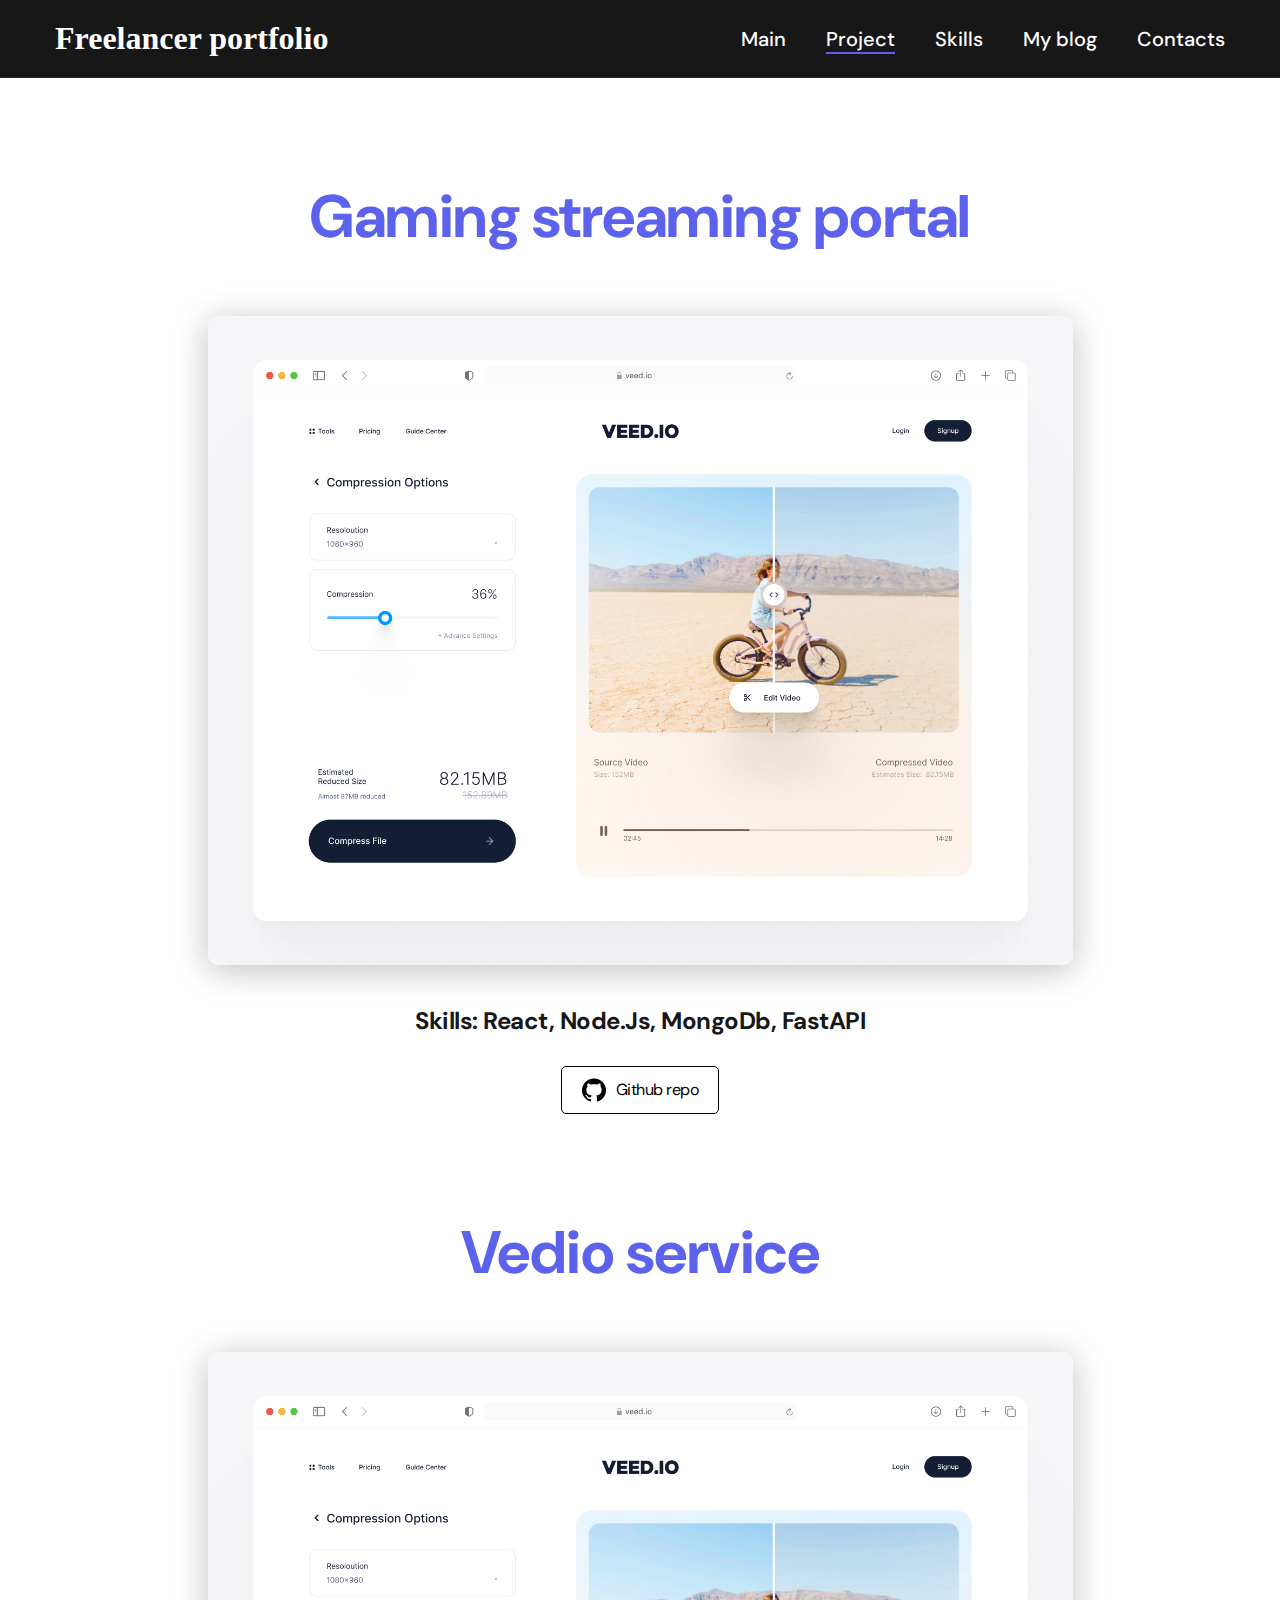
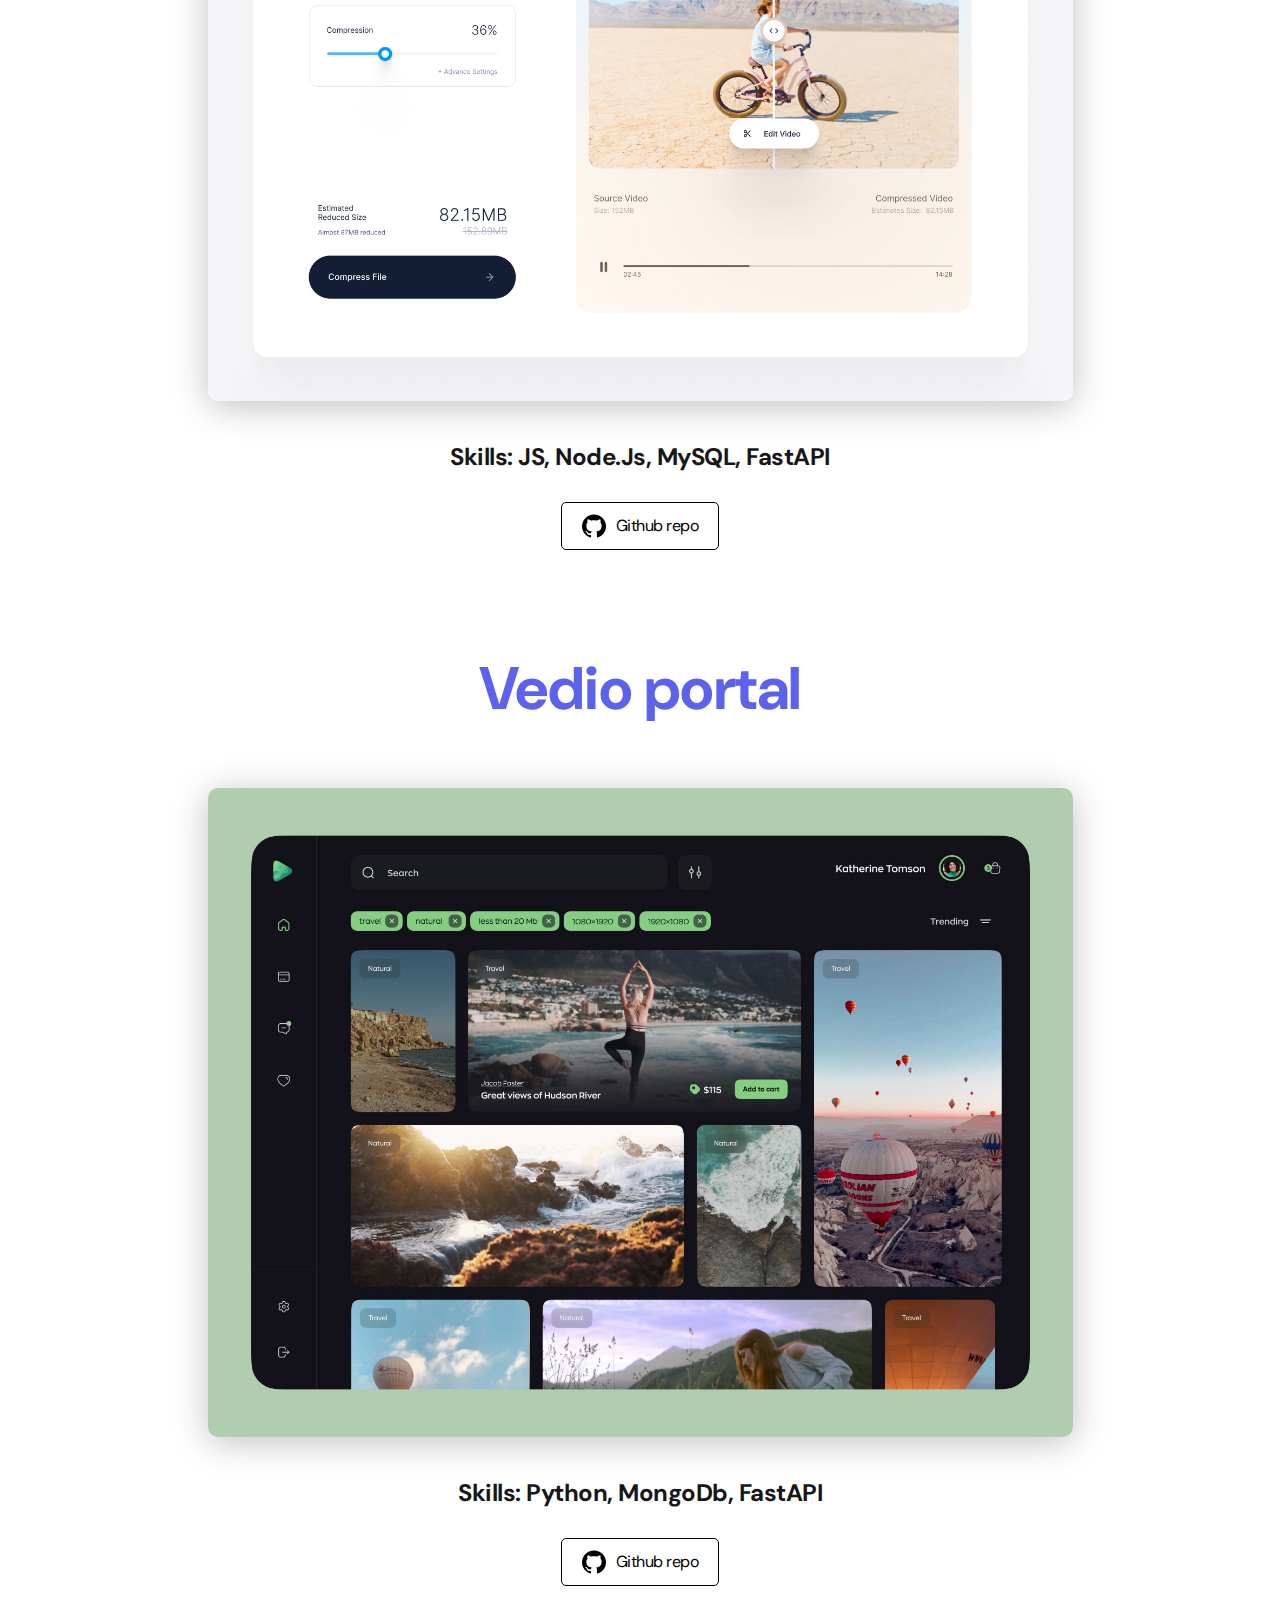
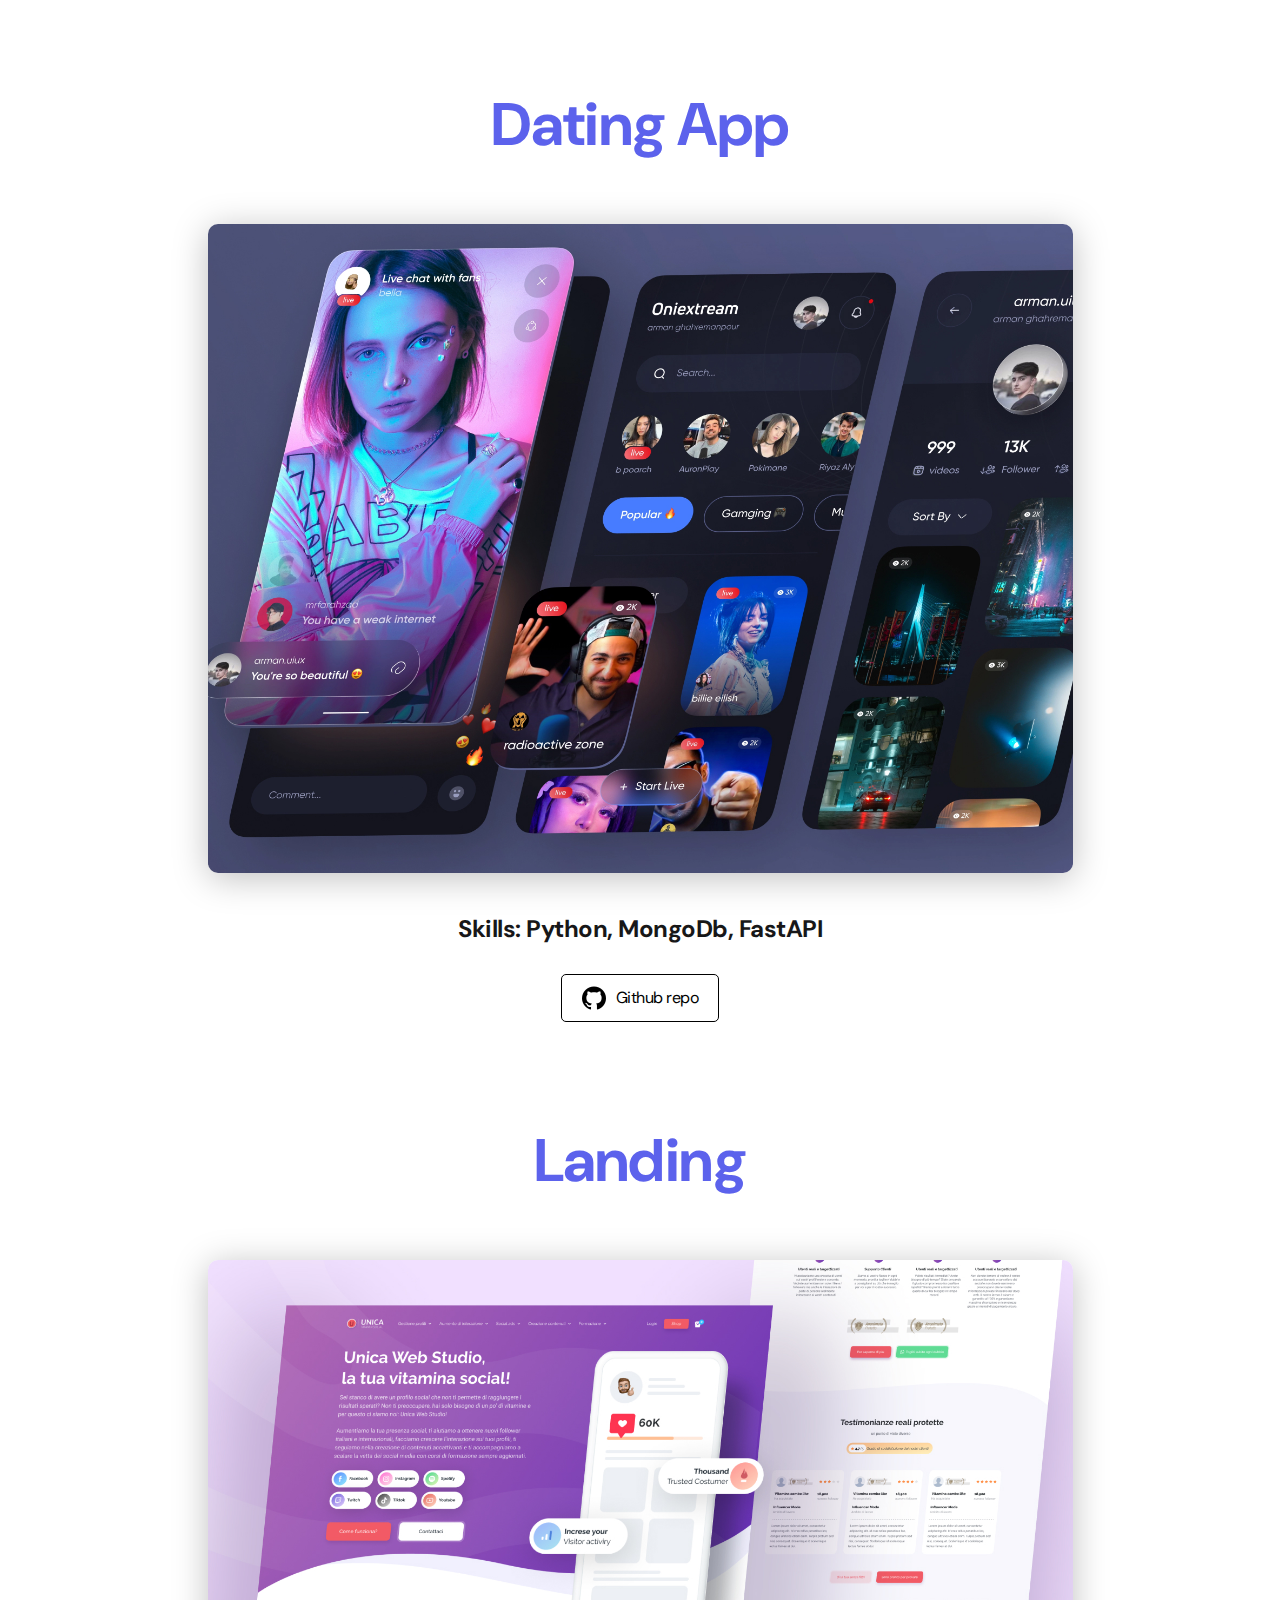
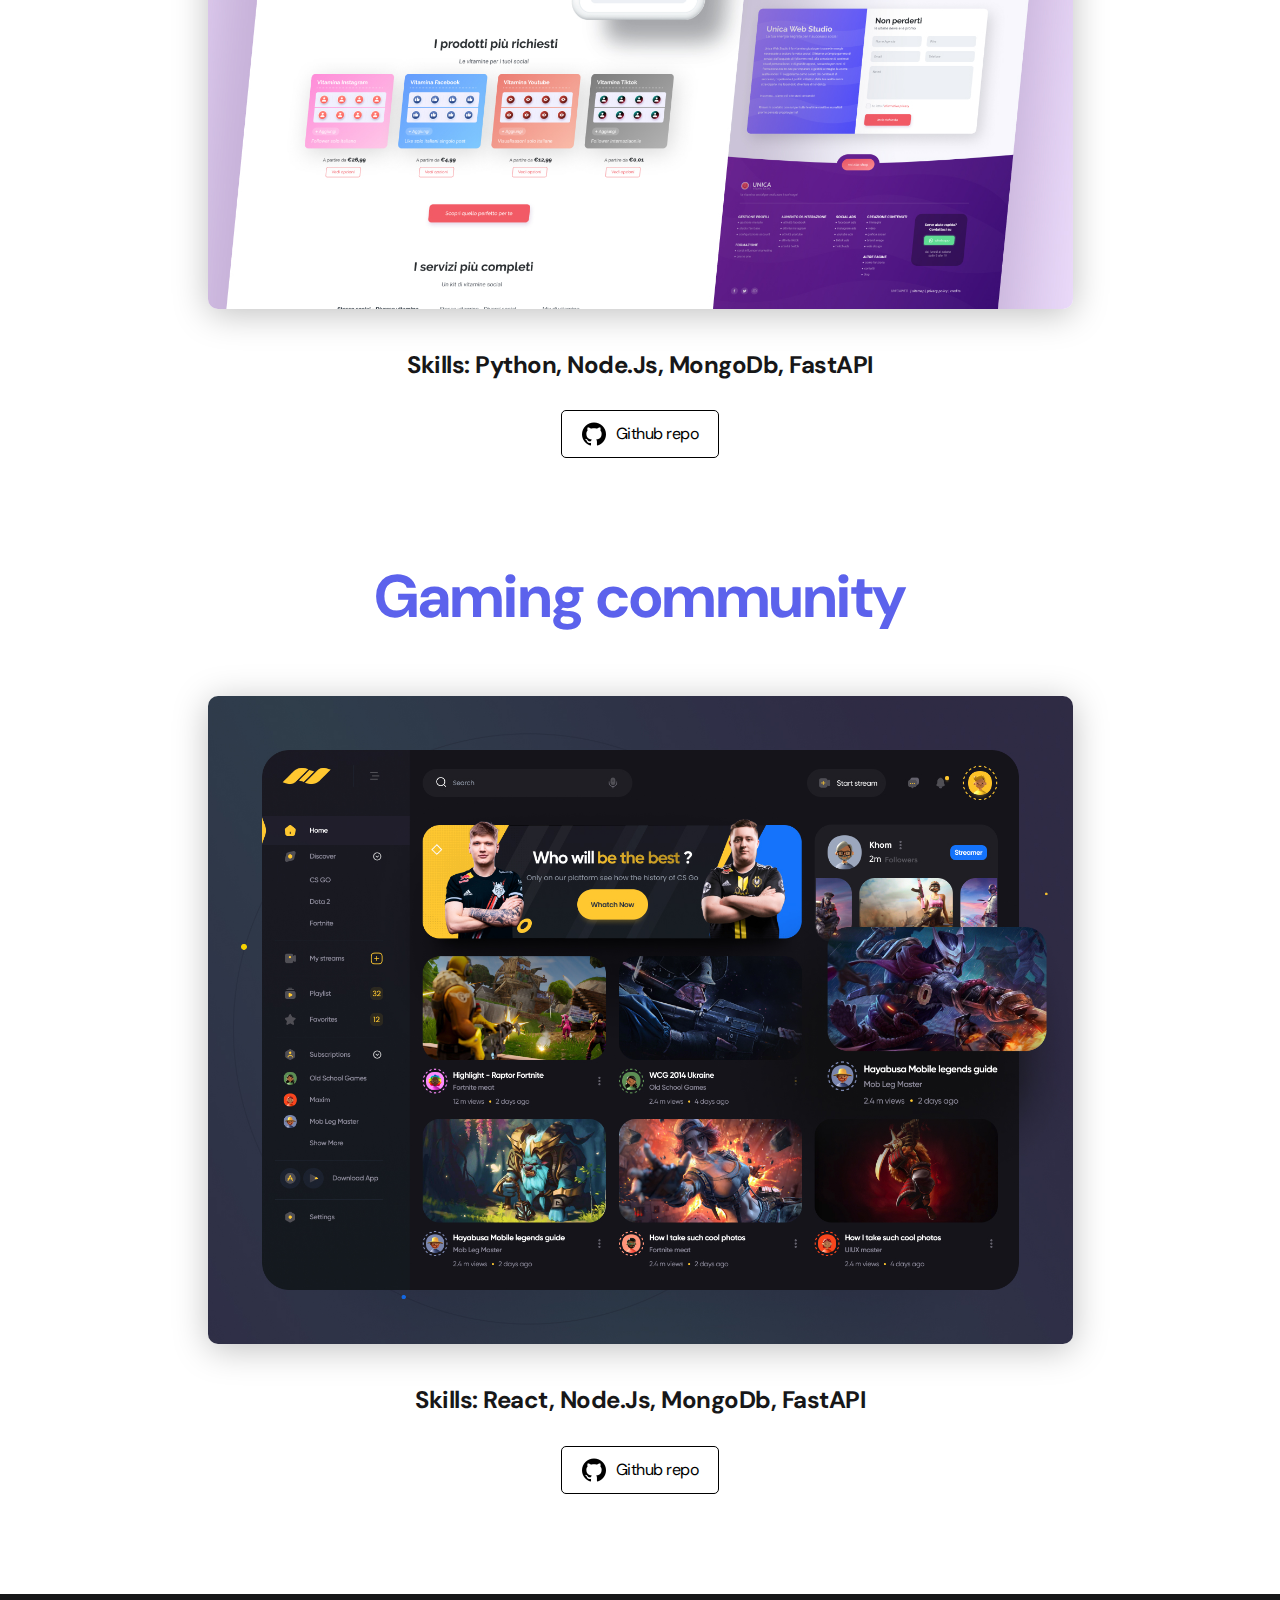
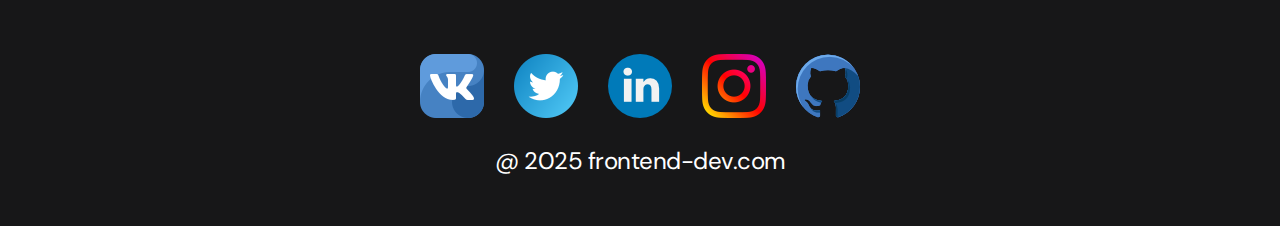
<file: main/22.html>
<!DOCTYPE html>
<html lang="en">
<head>
    <meta charset="UTF-8">
    <meta name="viewport" content="width=device-width, initial-scale=1.0">
    <title>PORTFOLIO </title>
    <link rel="stylesheet" href="/css/main.css">
    <link rel="stylesheet" href="css/reset.css">

</head>
<body>
    
    <nav class="nav">
        <div class="container">
             <div class="nav-row">
                
                <a href="#" class="logo"> <strong>Freelancer portfolio</strong></a>
                
               <ul class="nav-list">
                    <li class="nav-list__item"><a href="index.html" class="nav-list__link ">Main</a></li>
                    <li class="nav-list__item"><a href="projects_page.html" class="nav-list__link nav-list__link--active">Project</a></li>
                    <li class="nav-list__item"><a href="skills.html" class="nav-list__link">Skills</a></li>
                    <li class="nav-list__item"><a href="my_blog.html" class="nav-list__link">My blog</a></li>
                    <li class="nav-list__item"><a href="contacts.html" class="nav-list__link">Contacts</a></li>
                </ul>

             </div>
        </div>
    </nav>

    <main class="section">
        <div class="container">
            <div class="project-details">
                <h1 class="title-1">Gaming streaming portal</h1>

                <img src="images/02-big.jpg" alt="" class="project-details__cover">

                <div class="project-details__desc">
                    <p>Skills: React, Node.Js, MongoDb, FastAPI</p>
                </div>

                <a href="#" class="btn-outline">
                    <img src="icon/free-icon-github-2111432.png" alt="Ikonka">
                    Github repo
                </a>
            </div>

             <div class="project-details">
                <h1 class="title-1">Vedio service</h1>

                <img src="images/02-big.jpg" alt="" class="project-details__cover">

                <div class="project-details__desc">
                    <p>Skills: JS, Node.Js, MySQL, FastAPI</p>
                </div>

                <a href="#" class="btn-outline">
                    <img src="icon/free-icon-github-2111432.png" alt="Ikonka">
                    Github repo
                </a>
            </div>

             <div class="project-details">
                <h1 class="title-1">Vedio portal</h1>

                <img src="images/03-big.jpg" alt="" class="project-details__cover">

                <div class="project-details__desc">
                    <p>Skills: Python,  MongoDb, FastAPI</p>
                </div>

                <a href="#" class="btn-outline">
                    <img src="icon/free-icon-github-2111432.png" alt="Ikonka">
                    Github repo
                </a>
            </div>

             <div class="project-details">
                <h1 class="title-1">Dating App</h1>

                <img src="images/04-big.jpg" alt="" class="project-details__cover">

                <div class="project-details__desc">
                    <p>Skills: Python,  MongoDb, FastAPI </p>
                </div>

                <a href="#" class="btn-outline">
                    <img src="icon/free-icon-github-2111432.png" alt="Ikonka">
                    Github repo
                </a>
            </div>

             <div class="project-details">
                <h1 class="title-1">Landing</h1>

                <img src="images/05-big.jpg" alt="" class="project-details__cover">

                <div class="project-details__desc">
                    <p>Skills: Python, Node.Js, MongoDb, FastAPI</p>
                </div>

                <a href="#" class="btn-outline">
                    <img src="icon/free-icon-github-2111432.png" alt="Ikonka">
                    Github repo
                </a>
            </div>

             <div class="project-details">
                <h1 class="title-1">Gaming community</h1>

                <img src="images/01-big.jpg" alt="" class="project-details__cover">

                <div class="project-details__desc">
                    <p>Skills: React, Node.Js, MongoDb, FastAPI</p>
                </div>

                <a href="#" class="btn-outline">
                    <img src="icon/free-icon-github-2111432.png" alt="Ikonka">
                    Github repo
                </a>
            </div>

        </div>
        
    </main>

    <footer class="footer">
        <div class="container">
            <div class="footer__wrapper">
                <ul class="social">
                <li class="social__item"><a href="https://vk.com/s.temirov5"> <img src="icon/free-icon-vk-2504953.png" alt="Link"></a></li>
                <li class="social__item"><a href=""> <img src="icon/free-icon-twitter-4401446.png" alt="Link"></a></li>
                <li class="social__item"><a href=""> <img src="icon/free-icon-linkedin-145807.png" alt="Link"></a></li>
                <li class="social__item"><a href=""> <img src="icon/free-icon-instagram-1384063.png" alt="Link"></a></li>
                <li class="social__item"><a href="https://github.com/suhrobtemirov27"> <img src="icon/free-icon-github-270798.png" alt="Link"></a></li>
            </ul>
            <div class="copyright">
                <p>@ 2025 frontend-dev.com</p>
            </div>
            </div>
        </div>
    </footer>

</body>
</html>
</file>
<file: css/main.css>
@import "/css/reset.css";

@import url('https://fonts.googleapis.com/css2?family=DM+Sans:opsz,wght@9..40,100..1000&family=Poppins:wght@400;500;700&display=swap');


html, body {
    font-family: 'DM Sans', sans-serif;
    letter-spacing: -0.5px;
    color: var(--page-text);
}

:root {
    --black: #171718;
    --black-border: #26292d;
    --white: #fff;
    --purple : #5c62ec;

    /*ссылается на блек*/
    --page-text: var(--black);
    --dark-bg: var(--black);
    --dark-border : var(--dark-border);
    --header-text: var(--white);
    --accent: var(--purple);
}


.title-1 {
    margin-bottom: 60px;

    font-size: 60px;
    font-weight: 700;
    line-height: 1.3;
    color: var(--accent);
    text-align: center;
}

.title-2{
    margin-bottom: 20px;

    font-size: 40px;
    font-weight: 700;
    line-height: 1.3;
}

/*NAV*/
.nav {
    letter-spacing: normal;
    padding: 20px 0;
    border-bottom: 1px solid #26292D;
    background-color:#171718;
    color: #FFF;
}

.container {
    margin: 0 auto;
    padding: 0 15px;
    max-width: 1200px;
}

.nav-row {
    display: flex;
    justify-content: space-between;
    align-items: center;
    column-gap: 40px;
    row-gap: 20px;
    flex-wrap: wrap;
}

.logo {
    color: #FFF;
    font-size: 32px;
    font-family: 'Poppins, sans-serif';
}

.logo strong {
    font-weight: 700;
}

.nav-list {
    display: flex;
    align-items: center;
    column-gap: 40px;
    font-size: 20px;
    font-weight: 500;
    font-family: 'Poppins' sans-serif;
}

.nav-list__link{
    color: #FFF;
}

.nav-list__link:hover{
    background-color: rgb(75, 77, 78);
}

.nav-list__link--active{
    position: relative;
}

.nav-list__link--active::before{
    content: "";

    position: absolute;
    left: 0;
    top: 100%;

    display: block;
    height: 2px;
    width: 100%;
    background-color: #5C62ec;
}

/*Header*/

.header{
    padding: 40px 0;
    min-height: 695px;

    display: flex;
    justify-content: center;
    align-items: center;
    text-align: center;


    background-color: var(--dark-bg);
    background-image: url(/images/img/header-bg.png);
    background-repeat: no-repeat;
    background-size: auto;
    background-position: center center;

    color : var(--header-text);
    text-align: center;
}

.header__wrapper {
    padding: 0 15px;
    max-width: 660px;
}

.header__title{
    margin-bottom: 20px;
    font-size: 40px;
    font-weight: 700;
    line-height: 1.4;
}

.header__title strong{
    font-size: 60px;
    font-weight: 700;
}

.header__title em{
    font-style: normal;
    color: var(--accent);
}

.header__text{
    margin-bottom: 40px;
    font-size: 18px;
    line-height: 1.333;
}

.header__text p+p {
    margin-top: 1em;
}

.button{
    display: inline-block;
    height: 48px;
    padding: 12px 28px;
    
    border-radius: 5px;
    background-color: var(--accent);
    color: var(--white);
    letter-spacing: 0.15px;
    font-size: 16px;
    font-weight: 500;

    transition: opacity 0.2s ease-in;
}

.button:hover{
    background-color: rgb(62, 62, 148);
}

.button:active {
    position: relative;
    top: 1px;
}

/*Projects section*/

.section__title{
    margin-top: 100px;
    padding: 0 15px;
    font-size: 40px;
    font-weight: 700;
    line-height: 1.4;
    text-align: center;

}



.projects {
    display: flex;
    flex-wrap: wrap;
    column-gap: 30px;
    row-gap: 30px;
}

.project{
    max-width: 370px;
    background-color: var(--white);
    box-shadow: 0px 5px 35px rgba(0, 0, 0, 0.25);
    border-radius: 10px;
}

.project__img{
    border-radius: 10px;
}

.project__title{
    padding: 15px 20px 25px;
    font-weight: 700;
    font-size: 24px;
    line-height: 1.3;
    color: var(--black);
}



/*Project page*/

.project-details{
    margin: 0 auto;
    max-width: 865px;

    display: flex;
    flex-direction: column;
    align-items: center;
    text-align: center;
}

.project-details h1{
    margin-top: 100px;
}

.project-details__cover{
    max-width: 100%;
    margin-bottom: 40px;

    box-shadow: 0px 5px 35px rgba(0, 0, 0, 0.25);
    border-radius: 10px;
}

.project-details__desc{
    margin-bottom: 30px;

    font-weight: 700;
    font-size: 24px;
    line-height: 1.3;
}

.btn-outline{

    display: flex;
    column-gap: 10px;
    align-items: center;

    height: 48px;
    padding: 12px 20px;

    border-radius: 5px;
    border: 1px solid #000;
    color: #000;
    transition: opacity 0.2s ease-in;
}

.btn-outline:hover{
    background-color: rgb(99, 99, 124);
}

.btn-outline:active {
    position: relative;
    top: 1px;
}

/*Skills*/

.content-list{
    margin: 0 auto;
    max-width: 570px;
    display: flex;
    flex-direction: column;
    align-items: center;
    row-gap: 40px;
    text-align: center;
}

.content-list__item{
    font-size: 18px;
    line-height: 1.5;
}

.content-list__item p + p{
    margin-top: 0.5em;
}


/*My blog*/
.my_blog{
    padding: 40px 0;
    min-height: 695px;

    display: flex;
    justify-content: center;
    align-items: center;
    text-align: center;


    background-color: var(--dark-bg);
    background-image: url(/images/5053309.jpg);
    background-repeat: no-repeat;
    background-size: auto;
    background-position: center center;

    color : var(--header-text);
    text-align: center;
}

.blog-text {
    margin-bottom: 30px;

    font-weight: 500;
    font-size: 20px;
    line-height: 1.3;
    color: #26292d;

}

.blog_project__img{
    width: 400px;
    height: 250px;
}



/*Footer*/

.footer{
    margin-top: 100px;
    padding: 60px 0 50px;
    background-color: var(--dark-bg);
    color: var(--header-text);
}

.footer__wrapper{
    display: flex;
    flex-direction: column;
    align-items: center;
    row-gap: 27px;
}

.social{
    display: flex;
    column-gap: 30px;
    align-items: center;
}

.social__item:hover{
    background-color: rgb(151, 220, 248);
}

.copyright{
    font-size: 24px;
}

.copyright p + p{
    margin-top: 0.5em;
}
</file>
